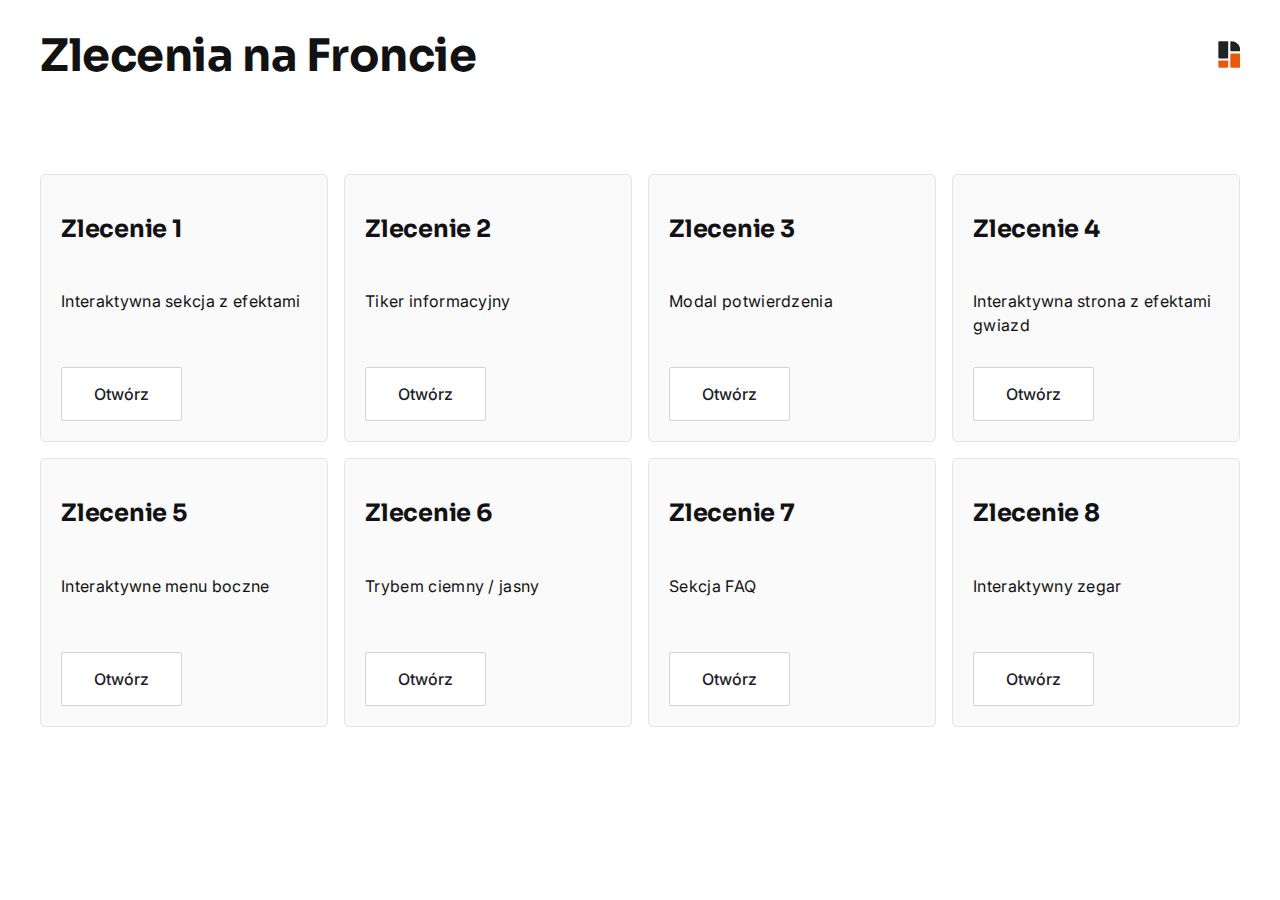
<file: index.html>
<!DOCTYPE html>
<html lang="en">
  <head>
    <meta charset="UTF-8" />
    <title>Zlecenia na Froncie</title>
    <link
      rel="stylesheet"
      href="https://fonts.googleapis.com/css?family=Inter|Sora&display=swap"
    />
    <link rel="stylesheet" href="./styles.css" />
  </head>
  <body>
    <main>
      <header>
        <h1>Zlecenia na Froncie</h1>
        <a target="_blank" href="https://nerdbord.io/board">
          <svg
            width="22.5"
            height="27"
            viewBox="0 0 45 54"
            fill="none"
            xmlns="http://www.w3.org/2000/svg"
          >
            <path
              d="M24.605 2.4347C24.605 1.48485 25.3717 0.714844 26.3176 0.714844H27.1667C36.625 0.714844 44.2925 8.41492 44.2925 17.9135V18.8897C44.2925 19.8396 43.5257 20.6096 42.5799 20.6096H26.3176C25.3717 20.6096 24.605 19.8396 24.605 18.8897V2.4347Z"
              fill="#222225"
            ></path>
            <path
              d="M24.605 26.6511C24.605 25.6643 25.3717 24.8643 26.3176 24.8643H42.5799C43.5257 24.8643 44.2925 25.6643 44.2925 26.6511V51.4984C44.2925 52.4853 43.5257 53.2853 42.5799 53.2853H26.3176C25.3717 53.2853 24.605 52.4853 24.605 51.4984V26.6511Z"
              fill="#EA580C"
            ></path>
            <path
              d="M0.70752 2.5292C0.70752 1.52716 1.47427 0.714844 2.4201 0.714844H18.6824C19.6283 0.714844 20.395 1.52716 20.395 2.5292V33.0057C20.395 34.0078 19.6283 34.8201 18.6824 34.8201H2.4201C1.47427 34.8201 0.70752 34.0078 0.70752 33.0057V2.5292Z"
              fill="#222225"
            ></path>
            <path
              d="M0.70752 40.7127C0.70752 39.808 1.47427 39.0747 2.4201 39.0747H18.6824C19.6283 39.0747 20.395 39.808 20.395 40.7127V51.6473C20.395 52.5519 19.6283 53.2852 18.6824 53.2852H2.4201C1.47427 53.2852 0.70752 52.5519 0.70752 51.6473V40.7127Z"
              fill="#EA580C"
            ></path>
          </svg>
        </a>
      </header>
      <div class="challenges-grid">
        <div class="challenge">
          <h2>Zlecenie 1</h2>
          <p>Interaktywna sekcja z efektami</p>
          <a class="button" href="./challenge-1/index.html">Otwórz</a>
        </div>
        <div class="challenge">
          <h2>Zlecenie 2</h2>
          <p>Tiker informacyjny</p>
          <a class="button" href="./challenge-2/index.html">Otwórz</a>
        </div>
        <div class="challenge">
          <h2>Zlecenie 3</h2>
          <p>Modal potwierdzenia</p>
          <a class="button" href="./challenge-3/index.html">Otwórz</a>
        </div>
        <div class="challenge">
          <h2>Zlecenie 4</h2>
          <p>Interaktywna strona z efektami gwiazd</p>
          <a class="button" href="./challenge-4/index.html">Otwórz</a>
        </div>
        <div class="challenge">
          <h2>Zlecenie 5</h2>
          <p>Interaktywne menu boczne</p>
          <a class="button" href="./challenge-5/index.html">Otwórz</a>
        </div>
        <div class="challenge">
          <h2>Zlecenie 6</h2>
          <p>Trybem ciemny / jasny</p>
          <a class="button" href="./challenge-6/index.html">Otwórz</a>
        </div>
        <div class="challenge">
          <h2>Zlecenie 7</h2>
          <p>Sekcja FAQ</p>
          <a class="button" href="./challenge-7/index.html">Otwórz</a>
        </div>
        <div class="challenge">
          <h2>Zlecenie 8</h2>
          <p>Interaktywny zegar</p>
          <a class="button" href="./challenge-8/index.html">Otwórz</a>
        </div>
      </div>
    </main>
  </body>
</html>
</file>
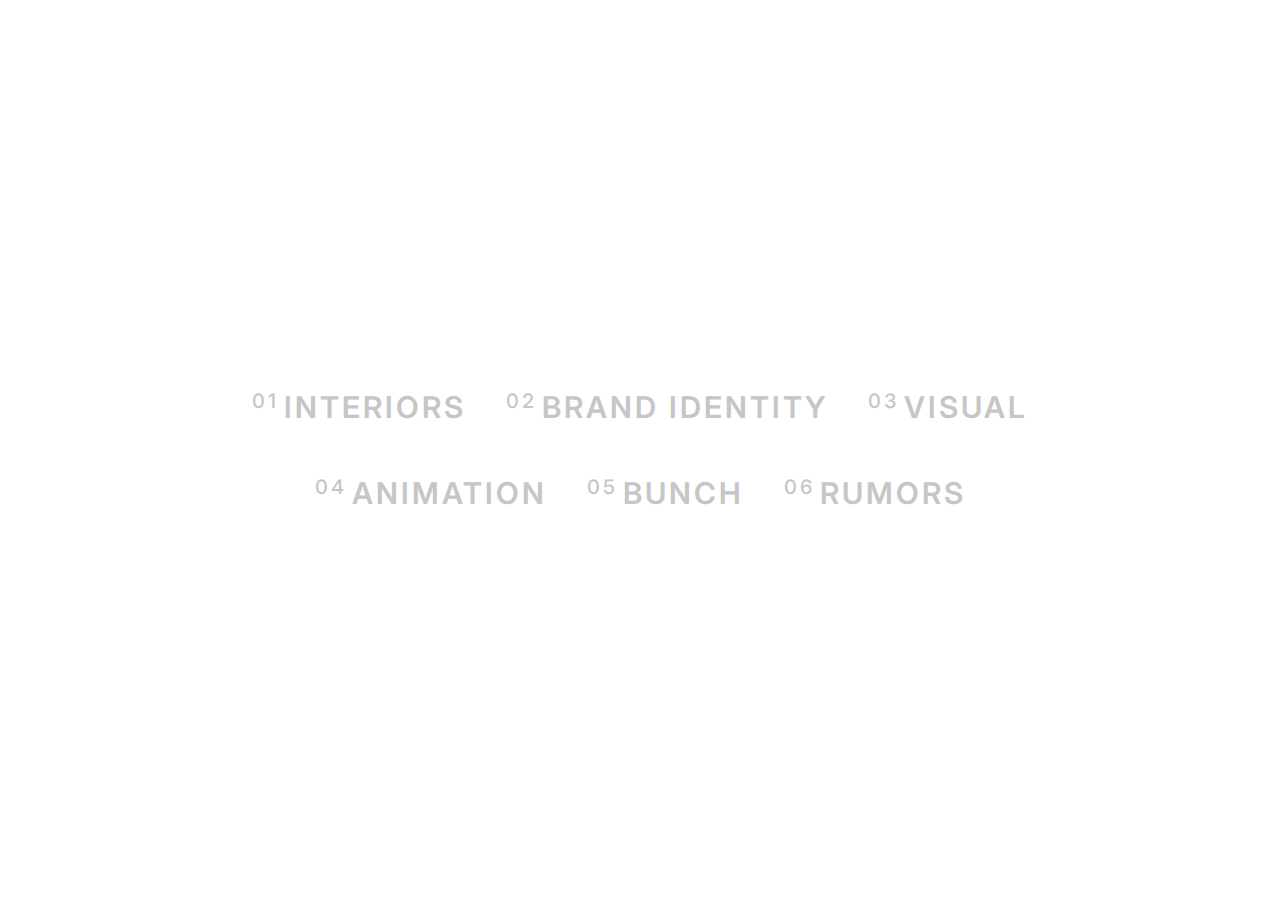
<file: challenge-1/index.html>
<!DOCTYPE html>
<html lang="en">
  <head>
    <meta charset="UTF-8" />
    <title>Interaktywna sekcja z efektami</title>
    <link rel="stylesheet" href="styles/style.css" />
    <link rel="preconnect" href="https://fonts.googleapis.com" />
    <link rel="preconnect" href="https://fonts.gstatic.com" crossorigin />
    <link href="https://fonts.googleapis.com/css2?family=Inter:wght@500;600&display=swap" rel="stylesheet" />
  </head>
  <body>
    <main class="container">
      <div class="row">
        <p class="text interiors"><sup class="text-number">01</sup>interiors</p>
        <p class="text brand"><sup class="text-number">02</sup>brand identity</p>
        <p class="text visual"><sup class="text-number">03</sup>visual</p>
      </div>
      <div class="row">
        <p class="text animation"><sup class="text-number">04</sup>animation</p>
        <p class="text bunch"><sup class="text-number">05</sup>bunch</p>
        <p class="text rumors"><sup class="text-number">06</sup>rumors</p>
      </div>
    </main>
  </body>
</html>
</file>
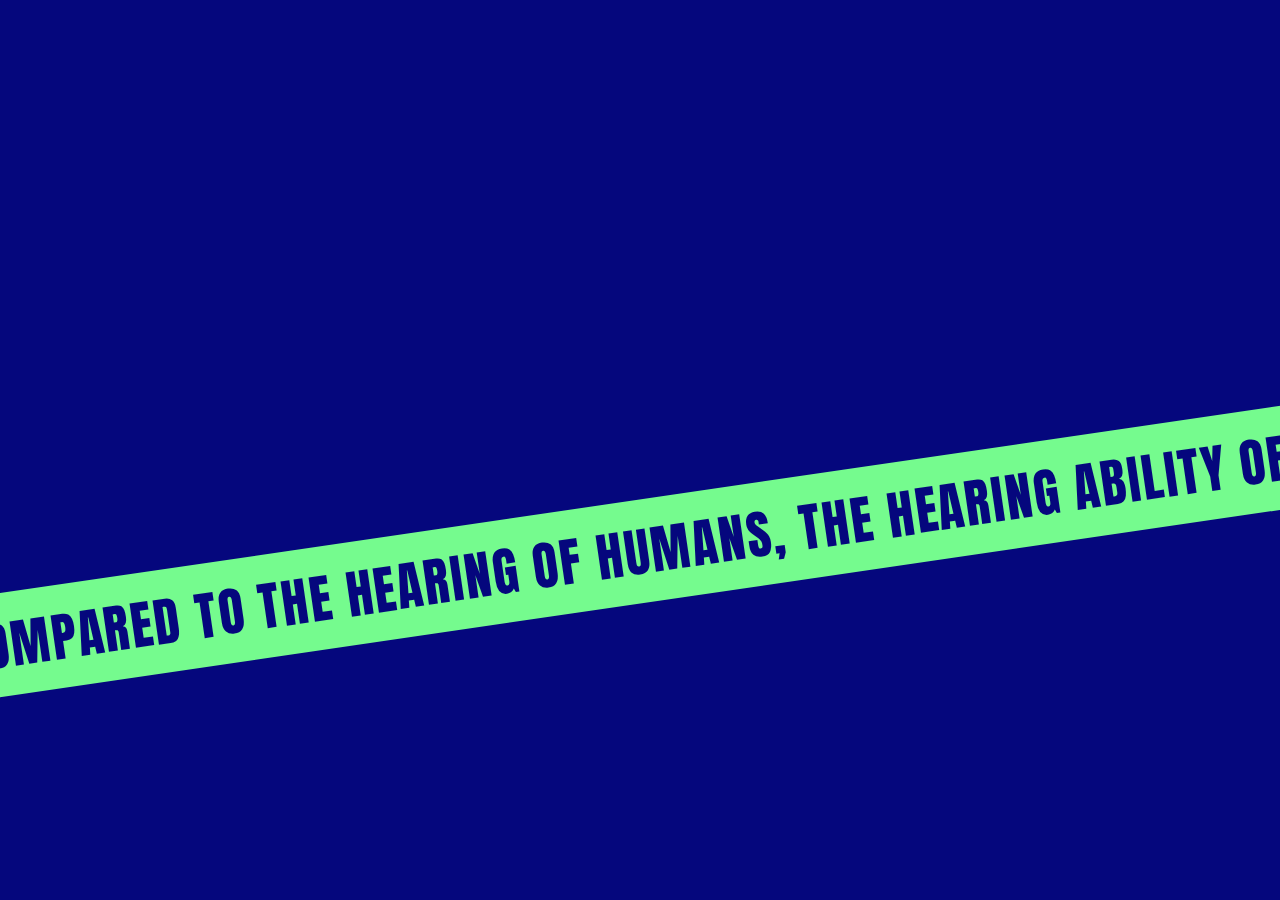
<file: challenge-2/index.html>
<!DOCTYPE html>
<html lang="en">
  <head>
    <meta charset="UTF-8" />
    <title>Tiker informacyjny</title>
    <link rel="stylesheet" href="styles/style.css" />
    <link rel="preconnect" href="https://fonts.googleapis.com" />
    <link rel="preconnect" href="https://fonts.gstatic.com" crossorigin />
    <link href="https://fonts.googleapis.com/css2?family=Anton&display=swap" rel="stylesheet" />
  </head>
  <body>
    <div class="container">
      <p class="text">
        Compared to the hearing of humans, the hearing ability of cows is better in the deep and high frequency ranges. Compared to the hearing of humans, the hearing ability of cows is better in the
        deep and high frequency ranges. Compared to the hearing of humans, the hearing ability of cows is better in the deep and high frequency ranges. Compared to the hearing of humans, the hearing
        ability of cows is better in the deep and high frequency ranges.
      </p>
    </div>
  </body>
</html>
</file>
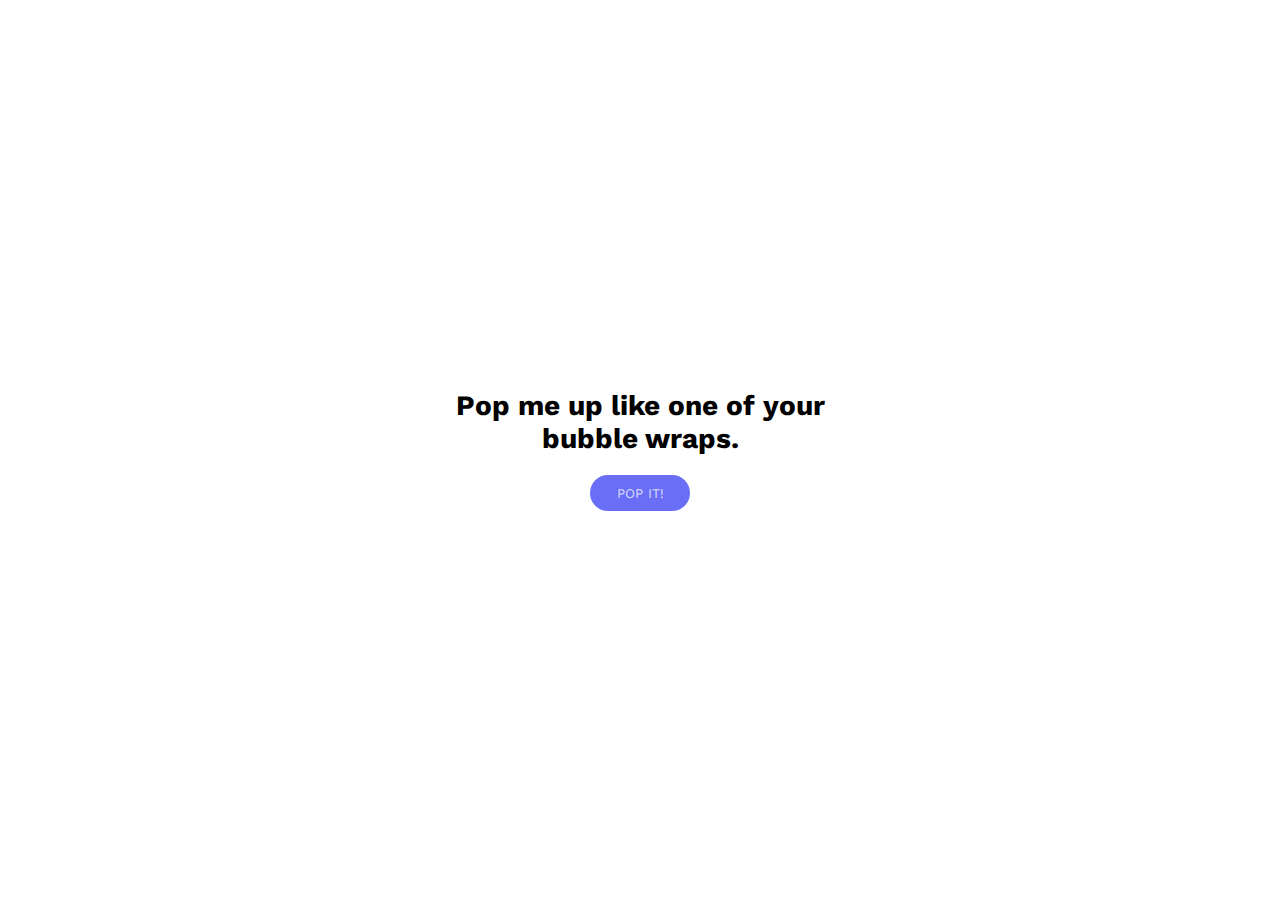
<file: challenge-3/index.html>
<!DOCTYPE html>
<html lang="en">
  <head>
    <meta charset="UTF-8" />
    <title>Modal potwierdzenia</title>
    <link rel="preconnect" href="https://fonts.googleapis.com" />
    <link rel="preconnect" href="https://fonts.gstatic.com" crossorigin />
    <link href="https://fonts.googleapis.com/css2?family=Work+Sans:wght@500&display=swap" rel="stylesheet" />
    <link rel="stylesheet" href="styles/style.css" />
  </head>
  <body>
    <main class="container">
      <h1 class="text">Pop me up like one of your bubble wraps.</h1>
      <button class="btn">Pop it!</button>
    </main>
    <div class="popup-container">
      <h2 class="text">Wow, bouncy!<br> Now, let’s wrap it up and close me back.</h2>
      <button class="btn-close">Let's close</button>
    </div>
    <script src="script.js"></script>
    
  </body>
</html>
</file>
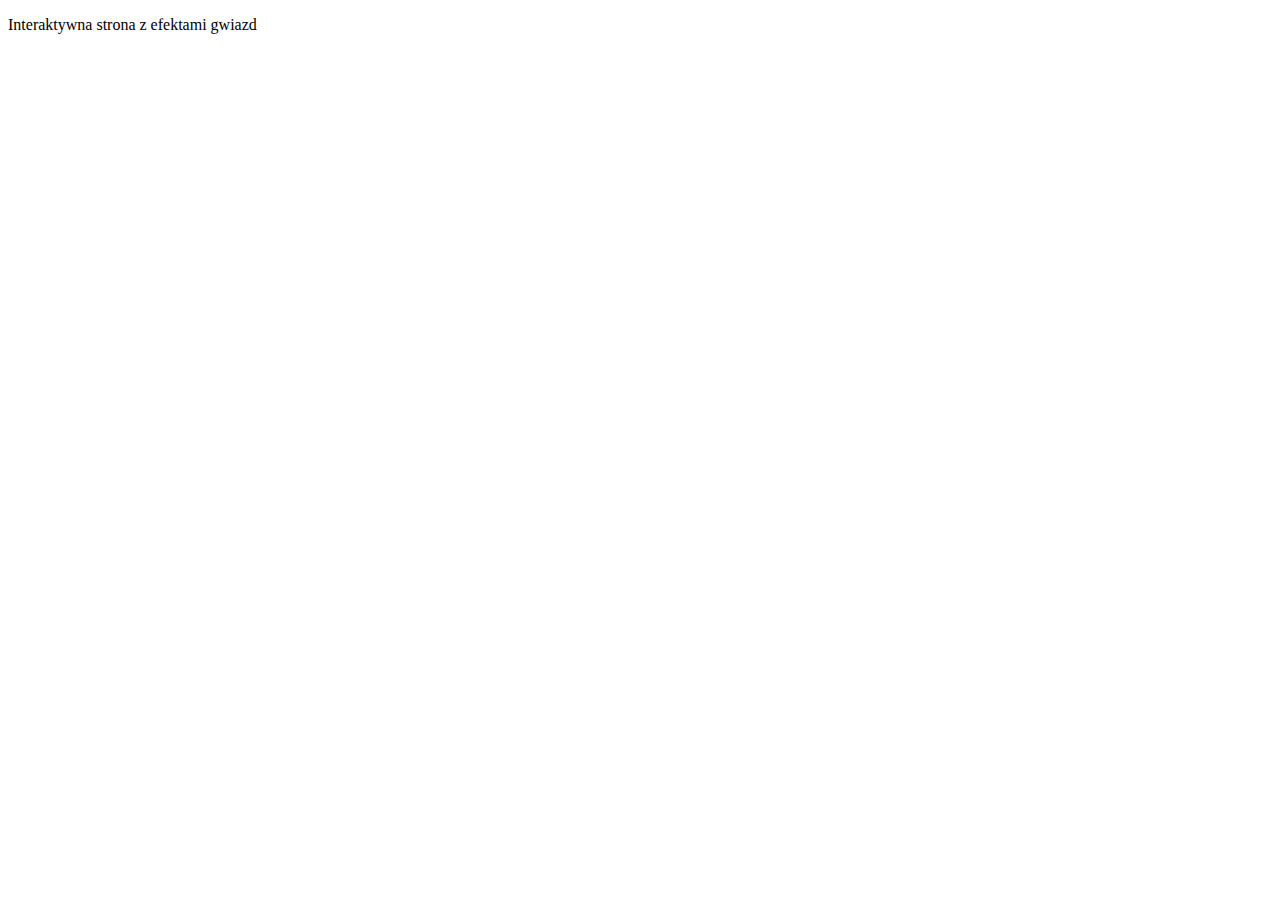
<file: challenge-4/index.html>
<!DOCTYPE html>
<html lang="en">
  <head>
    <meta charset="UTF-8" />
    <title>Interaktywna strona z efektami gwiazd</title>
  </head>
  <body>
    <p>Interaktywna strona z efektami gwiazd</p>
  </body>
</html>
</file>
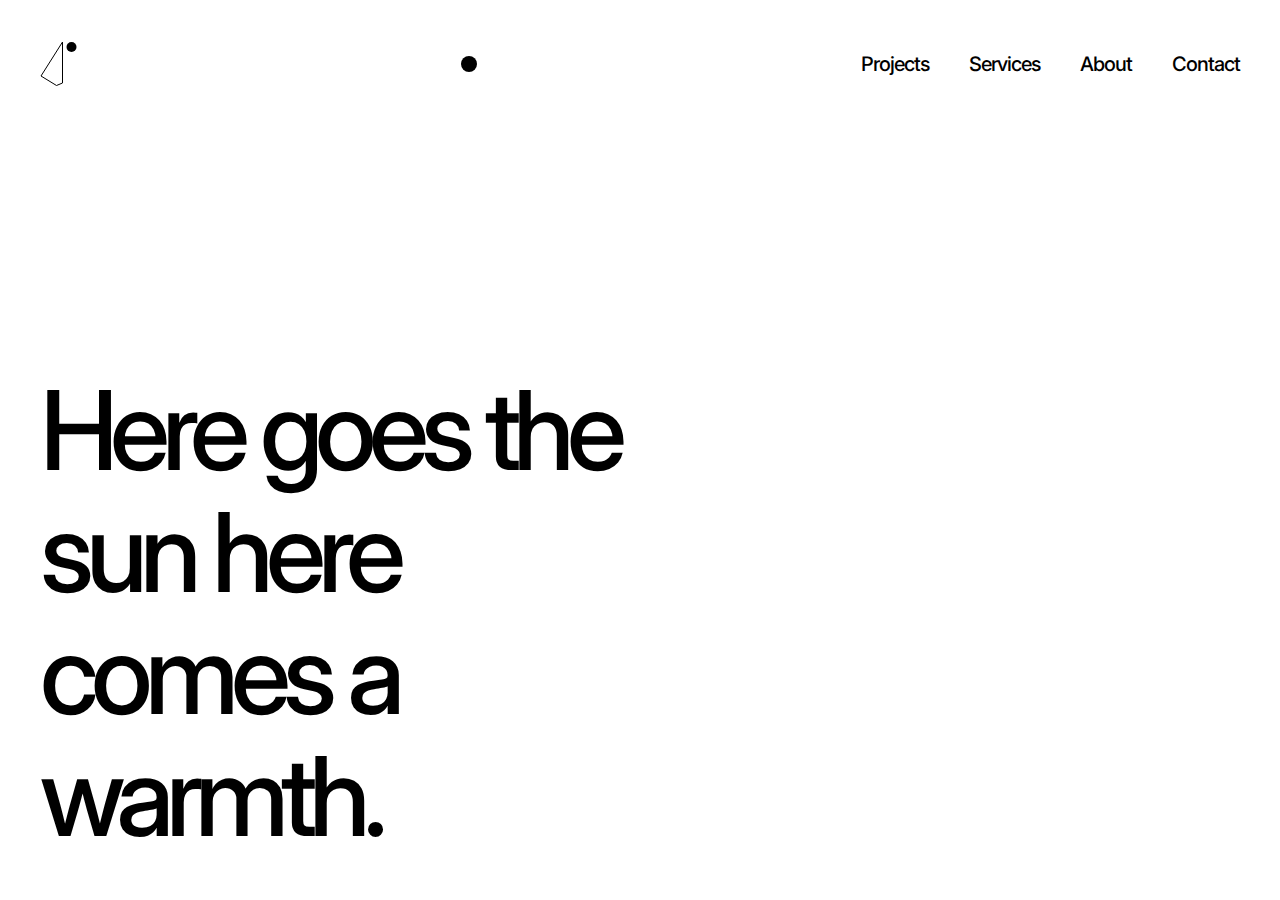
<file: challenge-6/index.html>
<!DOCTYPE html>
<html lang="en">
  <head>
    <meta charset="UTF-8" />
    <title>Sekcja hero z trybem ciemnym / jasnym</title>
    <link rel="stylesheet" href="styles/style.css" />
    <link rel="preconnect" href="https://fonts.googleapis.com" />
    <link rel="preconnect" href="https://fonts.gstatic.com" crossorigin />
    <link href="https://fonts.googleapis.com/css2?family=Inter:wght@500&display=swap" rel="stylesheet" />
  </head>
  <body>
    <header class="header">
      <img src="./assets/logo.svg" alt="Logo" class="logo" />
      <button class="btn"><p class="circle"></p></button>
      <nav class="nav">
        <ul>
          <li class="li">Projects</li>
          <li class="li">Services</li>
          <li class="li">About</li>
          <li class="li">Contact</li>
        </ul>
      </nav>
    </header>
    <main class="main-container">
      <h1 class="title">Here goes the sun here comes a warmth.</h1>
    </main>
    <script src="script.js"></script>
  </body>
</html>
</file>
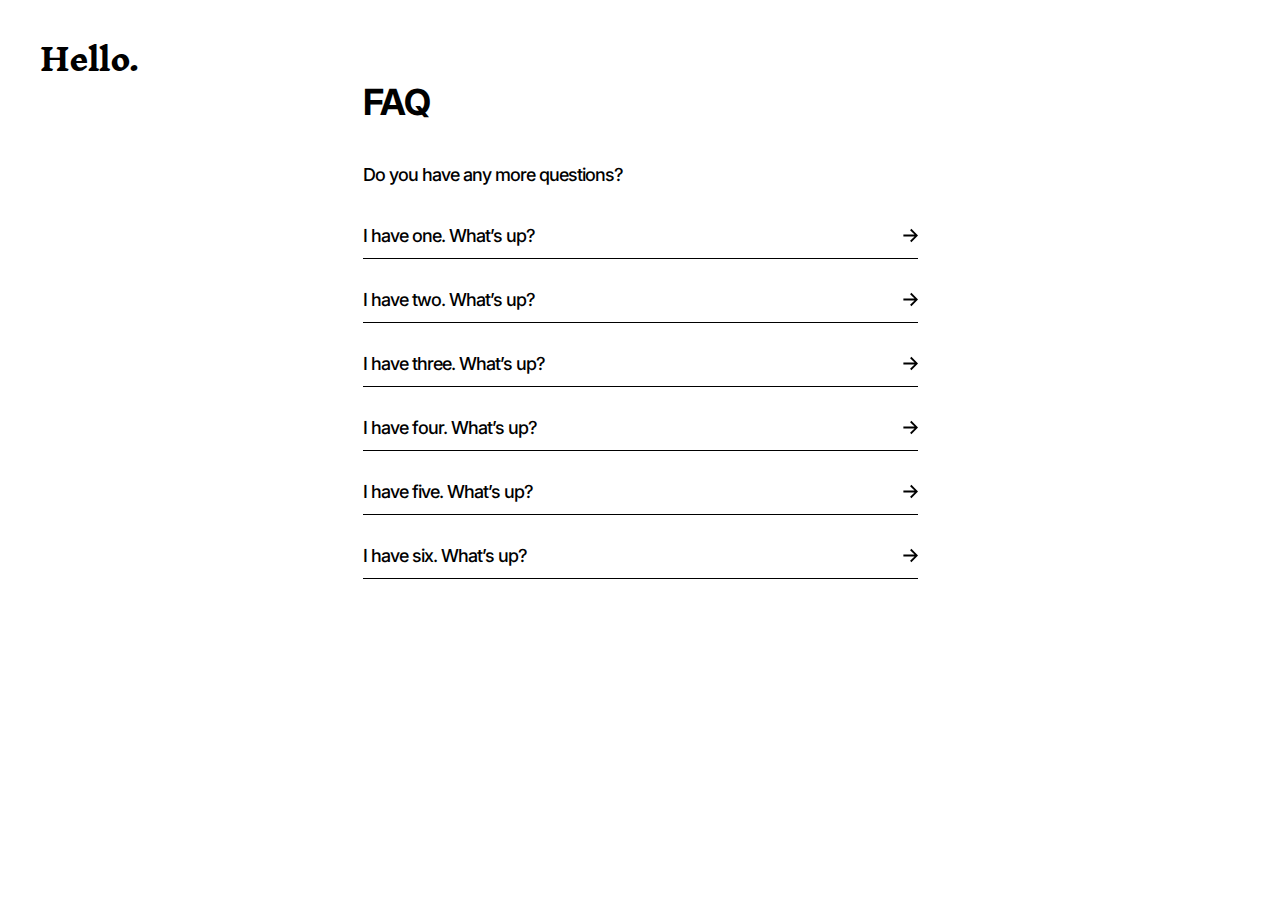
<file: challenge-7/index.html>
<!DOCTYPE html>
<html lang="en">
  <head>
    <meta charset="UTF-8" />
    <title>Sekcja FAQ</title>
    <link rel="stylesheet" href="styles/style.css" />
    <link rel="preconnect" href="https://fonts.googleapis.com" />
    <link rel="preconnect" href="https://fonts.gstatic.com" crossorigin />
    <link href="https://fonts.googleapis.com/css2?family=Inknut+Antiqua&family=Inter:wght@400;500&display=swap" rel="stylesheet" />
  </head>
  <body>
    <h1 class="title">Hello.</h1>
    <main class="main">
      <h2 class="faq-title">FAQ</h2>
      <p class="faq-subtitle">Do you have any more questions?</p>
      <div class="faq-container">
        <div class="faq-section">
          <div class="faq-section-title-box">
            <p class="faq-section-title">I have one. What’s up?</p>
            <img class="arrow-img" src="./assets/arrow-right.svg" alt="" data-target="section1"/>
          </div>
          <p class="faq-section-description section1">
            It is critical to keep the user in mind when designing your FAQ section. Ensure that the questions are concise and self-explanatory, and
            that the responses cover all feasible scenarios in detail. To make it easier for users to find what they're looking for, consider
            organizing your questions into categories.
          </p>
        </div>
        <div class="faq-section">
          <div class="faq-section-title-box">
            <p class="faq-section-title">I have two. What’s up?</p>
            <img class="arrow-img" src="./assets/arrow-right.svg" alt="" data-target="section2" />
          </div>
          <p class="faq-section-description section2">
            It is critical to keep the user in mind when designing your FAQ section. Ensure that the questions are concise and self-explanatory, and
            that the responses cover all feasible scenarios in detail. To make it easier for users to find what they're looking for, consider
            organizing your questions into categories.
          </p></div>
        <div class="faq-section">
          <div class="faq-section-title-box">
            <p class="faq-section-title">I have three. What’s up?</p>
            <img class="arrow-img" src="./assets/arrow-right.svg" alt="" data-target="section3"/>
          </div>
          <p class="faq-section-description section3">
            It is critical to keep the user in mind when designing your FAQ section. Ensure that the questions are concise and self-explanatory, and
            that the responses cover all feasible scenarios in detail. To make it easier for users to find what they're looking for, consider
            organizing your questions into categories.
          </p></div>
        <div class="faq-container"><div class="faq-section">
          <div class="faq-section-title-box">
            <p class="faq-section-title">I have four. What’s up?</p>
            <img class="arrow-img" src="./assets/arrow-right.svg" alt="" data-target="section4"/>
          </div>
          <p class="faq-section-description section4">
            It is critical to keep the user in mind when designing your FAQ section. Ensure that the questions are concise and self-explanatory, and
            that the responses cover all feasible scenarios in detail. To make it easier for users to find what they're looking for, consider
            organizing your questions into categories.
          </p></div>
        <div class="faq-container"><div class="faq-section">
          <div class="faq-section-title-box">
            <p class="faq-section-title">I have five. What’s up?</p>
            <img class="arrow-img" src="./assets/arrow-right.svg" alt="" data-target="section5"/>
          </div>
          <p class="faq-section-description section5">
            It is critical to keep the user in mind when designing your FAQ section. Ensure that the questions are concise and self-explanatory, and
            that the responses cover all feasible scenarios in detail. To make it easier for users to find what they're looking for, consider
            organizing your questions into categories.
          </p></div>
        <div class="faq-container"><div class="faq-section">
          <div class="faq-section-title-box">
            <p class="faq-section-title">I have six. What’s up?</p>
            <img class="arrow-img" src="./assets/arrow-right.svg" alt="" data-target="section6"/>
          </div>
          <p class="faq-section-description section6">
            It is critical to keep the user in mind when designing your FAQ section. Ensure that the questions are concise and self-explanatory, and
            that the responses cover all feasible scenarios in detail. To make it easier for users to find what they're looking for, consider
            organizing your questions into categories.
          </p></div>
      </div>
    </main>
    <script src="script.js"></script>
  </body>
</html>
</file>
<file: styles.css>
/* Color Variables */
:root {
  --text-color: #121212;
  --gray-200: #e4e4e7;
  --gray-50: #fafafa;
  --gray-special: #222225;
  --gray-300: #d4d4d8;
  --gray-00-white: #fff;
}

/* Global */
html {
  font-family: "Inter", sans-serif;
}

/* Layout */
body {
  max-width: 1200px;
  margin: 0 auto;
}

/* Headings */
h1,
h2 {
  color: var(--text-color);
  font-family: "Sora", serif;
  font-weight: 700;
  line-height: 1.2;
}

h1 {
  font-size: 2.8rem;
  letter-spacing: -0.01em;
}

h2 {
  font-size: 1.5rem;
  letter-spacing: -0.01em;
}

/* Header */
header {
  display: flex;
  align-items: center;
  justify-content: space-between;
}

/* Paragraphs */
p {
  color: var(--text-color);
  font-size: 1rem;
  font-weight: 400;
  line-height: 1.5;
  letter-spacing: 0.02em;
  min-height: 52px;
}

/* Challenges */
.challenge {
  display: inline-flex;
  flex-direction: column;
  padding: 20px;
  gap: 10px;
  align-items: flex-start;
  border-radius: 5px;
  border: 1px solid var(--gray-200);
  background: var(--gray-50);
}

/* Grid */
.challenges-grid {
  display: grid;
  grid-template-columns: repeat(4, 1fr);
  gap: 1rem;
  margin-top: 5%;
}

/* Buttons */
.button {
  display: inline-flex;
  justify-content: center;
  align-items: center;
  padding: 1rem 2rem;
  gap: 0.5rem;
  flex-shrink: 0;
  color: var(--gray-special);
  font-size: 16px;
  font-style: normal;
  font-weight: 500;
  line-height: 1.25;
  text-decoration: none;
  border-radius: 2px;
  border: 1px solid var(--gray-300);
  background: var(--gray-00-white);
  text-align: center;
}
</file>
<file: challenge-1/styles/style.css>
* {
  margin: 0;
  padding: 0;
  box-sizing: border-box;
  font-family: "Inter", sans-serif;
}

body {
  display: grid;
  place-items: center;
  width: 100vw;
  height: 100vh;
  letter-spacing: 3px;
  font-weight: 600;
  color: #c6c6c6;
}

.text:hover::after {
  position: absolute;
  width: 325px;
  height: 426px;
  z-index: 1;
}

.interiors:hover::after {
  content: url("../assets/interiors.jpg");
  top: 50%;
  transform: translateY(-50%);
  right: -419px;
}

.brand:hover::after {
  content: url("../assets/brand.jpg");
  top: -20px;
  right: -420px;
}

.visual:hover::after {
  content: url("../assets/visual.jpg");
  top: 50%;
  transform: translateY(-50%);
  left: -510px;
}

.animation:hover::after {
  content: url("../assets/animation.jpg");
  top: 50%;
  transform: translateY(-50%);
  right: -420px;
}

.bunch:hover::after {
  content: url("../assets/bunch.jpg");
  top: -300px;
  right: -420px;
}

.rumors:hover::after {
  content: url("../assets/rumors.jpg");
  top: -200px;
  left: -350px;
}

.container {
  display: grid;
  place-items: center;
  gap: 50px;
}

.row {
  display: flex;
  gap: 40px;
}

.text {
  display: flex;
  gap: 5px;
  position: relative;
  font-size: 30px;
  text-transform: uppercase;
  cursor: pointer;
}
.text:hover {
  color: #1d1d1d;
}

.text-number {
  font-weight: 500;
  font-size: 20px;
}/*# sourceMappingURL=style.css.map */
</file>
<file: challenge-2/styles/style.css>
* {
  margin: 0;
  padding: 0;
  box-sizing: border-box;
}

body {
  width: 100vw;
  height: 100vh;
  background-color: #05077d;
  font-family: "Anton", sans-serif;
  overflow: hidden;
}

@keyframes slide {
  0% {
    transform: translateX(0%);
  }
  100% {
    transform: translateX(-100%);
  }
}
.container {
  display: flex;
  align-items: center;
  position: relative;
  top: 500px;
  left: -50px;
  height: 103px;
  width: calc(100vw + 100px);
  background-color: #75fb8e;
  white-space: nowrap;
  transform: rotate(-8.323deg);
}

.text {
  position: relative;
  display: inline-block;
  text-align: center;
  font-size: 52px;
  letter-spacing: 2.08px;
  text-transform: uppercase;
  color: #05077d;
  animation: slide 50s linear infinite;
}
.text:hover {
  cursor: pointer;
  animation-play-state: paused;
}/*# sourceMappingURL=style.css.map */
</file>
<file: challenge-3/styles/style.css>
* {
  margin: 0;
  padding: 0;
  box-sizing: border-box;
}

body {
  display: grid;
  place-items: center;
  width: 100vw;
  height: 100vh;
  font-family: "Work Sans", sans-serif;
  font-size: 14px;
}

button {
  font-family: inherit;
  font-weight: inherit;
  border: none;
  cursor: pointer;
}

.container {
  display: flex;
  flex-direction: column;
  justify-content: center;
  align-items: center;
  gap: 20px;
  width: 380px;
}

.popup-container {
  display: none;
  flex-direction: column;
  justify-content: center;
  align-items: center;
  gap: 20px;
  background-color: #fff;
  width: 582px;
  height: 251px;
  border-radius: 10px;
  box-shadow: 0px 4px 24px 0px rgba(0, 0, 0, 0.15);
  animation: shake 0.4s;
}

.btn,
.btn-close {
  display: grid;
  place-items: center;
  height: 36px;
  border-radius: 40px;
  background-color: #6A6EF7;
  text-transform: uppercase;
  color: #DCDEFD;
}
.btn:hover,
.btn-close:hover {
  background-color: #DCDEFD;
  color: #6A6EF7;
}

.btn {
  width: 100px;
}

.btn-close {
  width: 150px;
}

.text {
  text-align: center;
}

@keyframes shake {
  0% {
    transform: scale(1);
  }
  25% {
    transform: scale(0.9);
  }
  50% {
    transform: scale(1);
  }
  75% {
    transform: scale(0.9);
  }
  100% {
    transform: scale(1);
  }
}/*# sourceMappingURL=style.css.map */
</file>
<file: challenge-6/styles/style.css>
* {
  margin: 0;
  padding: 0;
  box-sizing: border-box;
}

body {
  width: 100vw;
  height: 100vh;
  font-weight: 500;
  padding: 40px;
  font-family: "Inter", sans-serif;
}

button {
  font-family: inherit;
  font-weight: inherit;
  border: none;
  background-color: transparent;
}

ul {
  list-style-type: none;
}

button,
li {
  cursor: pointer;
}

li,
.title,
body,
.logo,
.circle {
  transition: all 0.6s ease-in-out;
}

.header {
  display: flex;
  align-items: center;
  justify-content: space-between;
}

.nav ul {
  display: flex;
  gap: 40px;
}
.nav li {
  font-size: 20px;
  letter-spacing: -1px;
}

.title {
  font-size: 110px;
  line-height: 122px;
  letter-spacing: -8px;
  font-weight: 500;
}

.main-container {
  display: flex;
  align-items: flex-end;
  height: calc(100% - 50px);
  padding-right: 47%;
}

.circle {
  width: 16px;
  height: 16px;
  border-radius: 100%;
  background-color: #000;
}

.dark-mode-text {
  color: #fff;
}

.dark-mode-body-bg {
  background: #000;
}

.dark-mode-btn {
  background: #fff;
}/*# sourceMappingURL=style.css.map */
</file>
<file: challenge-7/styles/style.css>
* {
  margin: 0;
  padding: 0;
  box-sizing: border-box;
}

body {
  display: flex;
  flex-direction: column;
  align-items: center;
  gap: 3px;
  width: 100vw;
  height: 100vh;
  padding: 40px;
  color: #000;
  font-family: "Inter", sans-serif;
  letter-spacing: -1px;
  font-weight: 500;
}

.title {
  align-self: flex-start;
  font-family: "Inknut Antiqua", serif;
  font-size: 30px;
  line-height: 37px;
}

.faq-title {
  font-size: 36px;
}

.faq-subtitle,
.faq-section-title {
  font-size: 18px;
}

.faq-section-description {
  display: none;
  font-size: 14px;
  font-weight: 400;
  line-height: 22px;
  padding-right: 80px;
  animation-name: questionTransition;
  animation-timing-function: ease-in-out;
  animation-duration: 500ms;
}

.faq-container,
.faq-section {
  display: flex;
  flex-direction: column;
}

.faq-section {
  gap: 20px;
}

.faq-container {
  gap: 30px;
}

.main {
  display: flex;
  flex-direction: column;
  gap: 40px;
  width: 555px;
}

.faq-section-title-box {
  display: flex;
  justify-content: space-between;
  padding-bottom: 12px;
  border-bottom: 1px solid #000;
}

.arrow-img {
  transition: transform 0.3s;
  cursor: pointer;
}

.arrow-rotate {
  transform: rotate(90deg);
}

.show-text {
  display: block;
}

@keyframes questionTransition {
  from {
    opacity: 0;
    transform: translateY(-10px);
  }
  to {
    opacity: 1;
    transform: translateY(0);
  }
}/*# sourceMappingURL=style.css.map */
</file>
